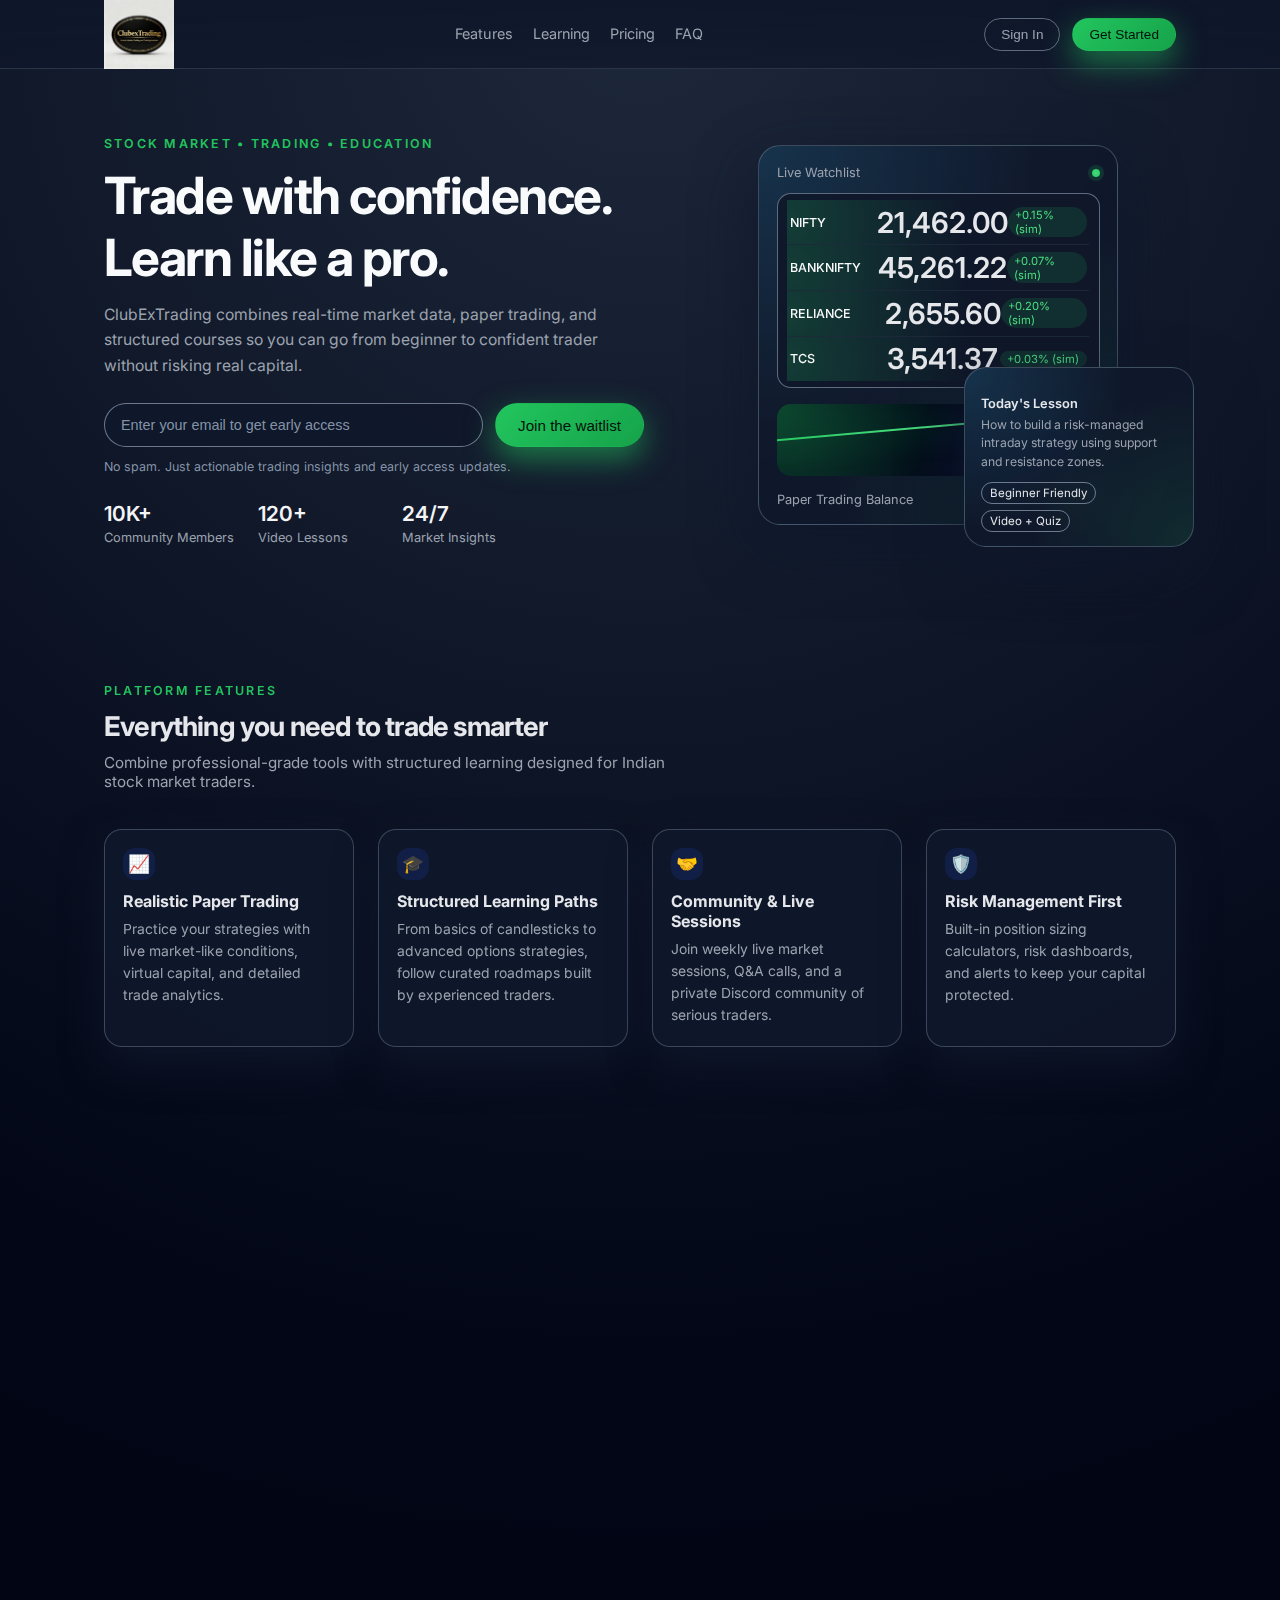
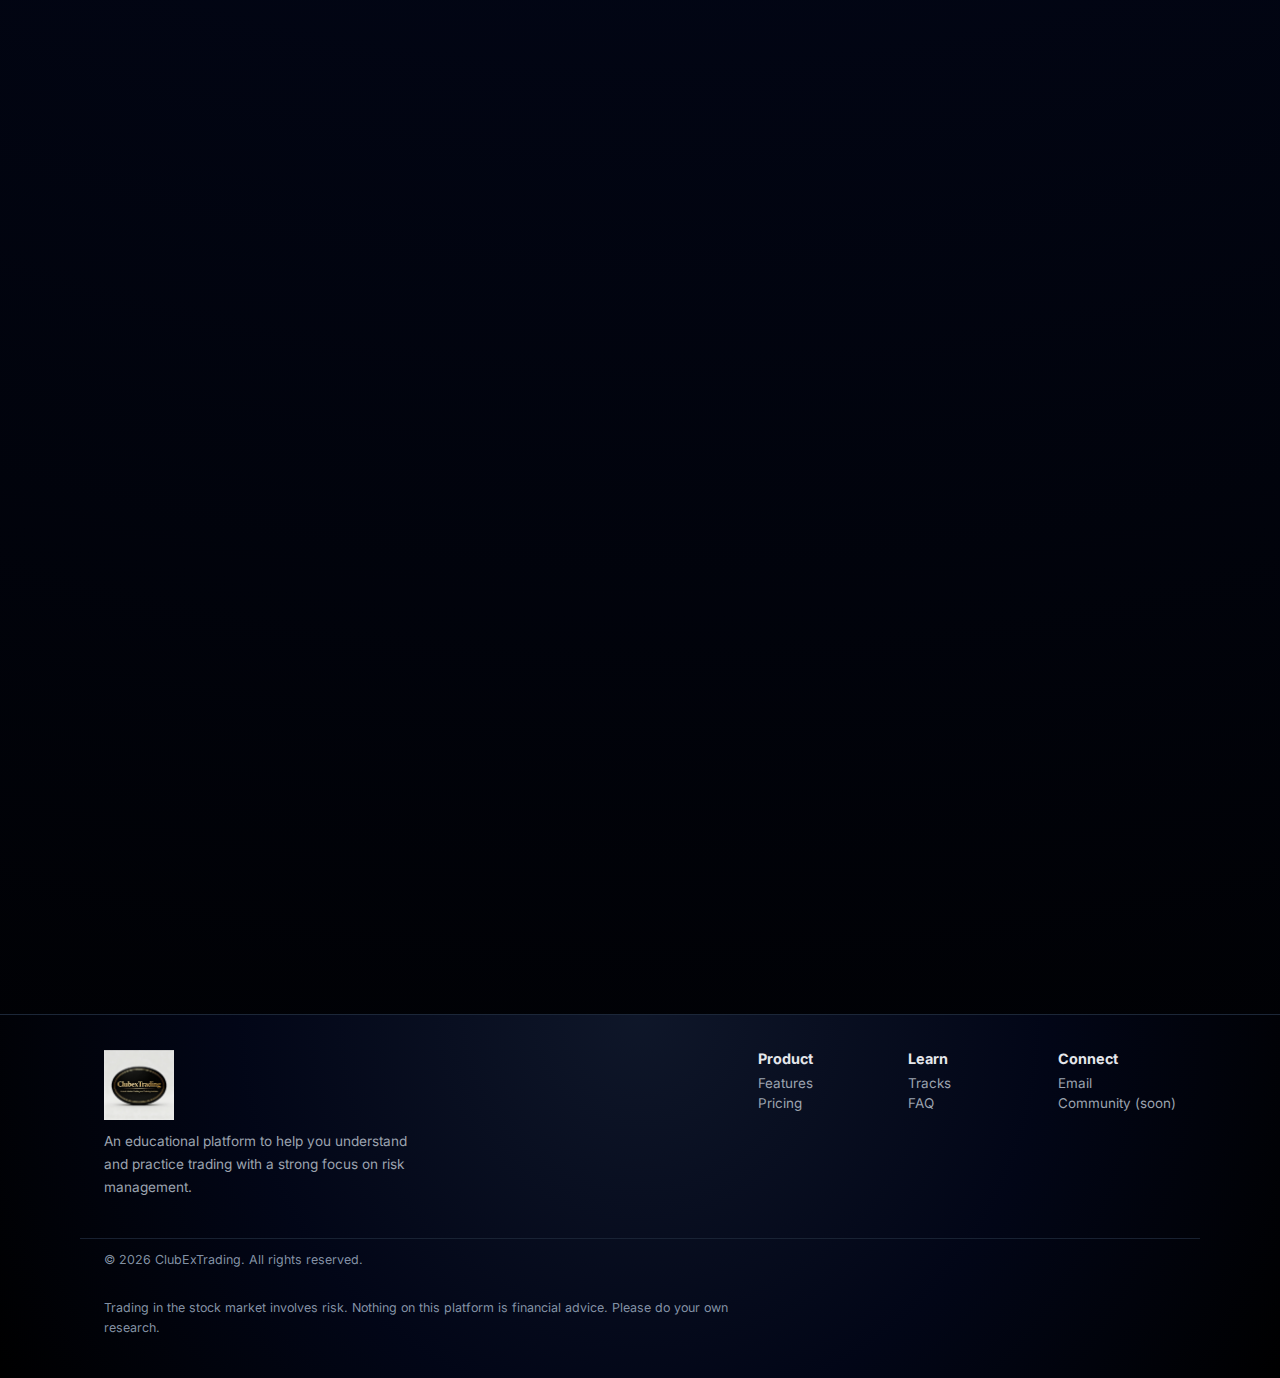
<file: index.html>
<!DOCTYPE html>
<html lang="en">
  <head>
    <meta charset="UTF-8" />
    <meta name="viewport" content="width=device-width, initial-scale=1.0" />
    <title>ClubExTrading — Learn & Trade Smarter</title>
    <meta
      name="description"
      content="ClubExTrading is a modern stock market trading and learning platform. Practice, learn strategies, and grow with a community of traders."
    />
    <link rel="stylesheet" href="styles.css" />
    <link rel="preconnect" href="https://fonts.googleapis.com" />
    <link rel="preconnect" href="https://fonts.gstatic.com" crossorigin />
    <link
      href="https://fonts.googleapis.com/css2?family=Inter:wght@300;400;500;600;700&display=swap"
      rel="stylesheet"
    />
  </head>
  <body>
    <header class="nav">
      <div class="nav-inner">
        <div class="logo">
          <img
            src="clubextrading-logo.png"
            alt="ClubexTrading - A stock market trading and training institute"
          />
        </div>
        <nav class="nav-links">
          <a href="#features">Features</a>
          <a href="#learn">Learning</a>
          <a href="#pricing">Pricing</a>
          <a href="#faq">FAQ</a>
        </nav>
        <div class="nav-actions">
          <button class="btn ghost" data-scroll-target="#pricing">
            Sign In
          </button>
          <button class="btn primary" data-scroll-target="#pricing">
            Get Started
          </button>
        </div>
        <button class="nav-toggle" aria-label="Toggle navigation">
          <span></span>
          <span></span>
        </button>
      </div>
    </header>

    <main>
      <!-- Hero Section -->
      <section class="hero" id="top">
        <div class="hero-content">
          <p class="eyebrow">Stock Market • Trading • Education</p>
          <h1>Trade with confidence. Learn like a pro.</h1>
          <p class="hero-subtitle">
            ClubExTrading combines real-time market data, paper trading, and
            structured courses so you can go from beginner to confident trader
            without risking real capital.
          </p>
          <form class="hero-cta" id="hero-form">
            <div class="input-group">
              <input
                type="email"
                id="email"
                placeholder="Enter your email to get early access"
                required
              />
            </div>
            <button type="submit" class="btn primary large">
              Join the waitlist
            </button>
          </form>
          <p class="hero-meta">
            No spam. Just actionable trading insights and early access updates.
          </p>
          <div class="hero-stats">
            <div class="stat">
              <span class="stat-value">10K+</span>
              <span class="stat-label">Community Members</span>
            </div>
            <div class="stat">
              <span class="stat-value">120+</span>
              <span class="stat-label">Video Lessons</span>
            </div>
            <div class="stat">
              <span class="stat-value">24/7</span>
              <span class="stat-label">Market Insights</span>
            </div>
          </div>
        </div>

        <div class="hero-visual">
          <div class="glass-card main-card">
            <div class="card-header">
              <span>Live Watchlist</span>
              <span class="status-dot"></span>
            </div>
            <div class="watchlist">
              <div class="watchlist-row" data-symbol="NIFTY">
                <span class="ticker">NIFTY</span>
                <span class="price" data-field="price">--</span>
                <span class="change" data-field="change">Loading…</span>
              </div>
              <div class="watchlist-row" data-symbol="BANKNIFTY">
                <span class="ticker">BANKNIFTY</span>
                <span class="price" data-field="price">--</span>
                <span class="change" data-field="change">Loading…</span>
              </div>
              <div class="watchlist-row" data-symbol="RELIANCE">
                <span class="ticker">RELIANCE</span>
                <span class="price" data-field="price">--</span>
                <span class="change" data-field="change">Loading…</span>
              </div>
              <div class="watchlist-row" data-symbol="TCS">
                <span class="ticker">TCS</span>
                <span class="price" data-field="price">--</span>
                <span class="change" data-field="change">Loading…</span>
              </div>
            </div>
            <div class="mini-chart">
              <div class="chart-line"></div>
            </div>
            <div class="card-footer">
              <span>Paper Trading Balance</span>
              <span class="balance">₹1,00,000</span>
            </div>
          </div>

          <div class="glass-card secondary-card">
            <p class="secondary-title">Today's Lesson</p>
            <p class="secondary-text">
              How to build a risk-managed intraday strategy using support and
              resistance zones.
            </p>
            <div class="pill-row">
              <span class="pill">Beginner Friendly</span>
              <span class="pill">Video + Quiz</span>
            </div>
          </div>
        </div>
      </section>

      <!-- Features Section -->
      <section class="section" id="features">
        <div class="section-header">
          <p class="eyebrow">Platform Features</p>
          <h2>Everything you need to trade smarter</h2>
          <p class="section-subtitle">
            Combine professional-grade tools with structured learning designed
            for Indian stock market traders.
          </p>
        </div>

        <div class="grid features-grid">
          <div class="feature-card">
            <div class="icon-badge">📈</div>
            <h3>Realistic Paper Trading</h3>
            <p>
              Practice your strategies with live market-like conditions, virtual
              capital, and detailed trade analytics.
            </p>
          </div>
          <div class="feature-card">
            <div class="icon-badge">🎓</div>
            <h3>Structured Learning Paths</h3>
            <p>
              From basics of candlesticks to advanced options strategies, follow
              curated roadmaps built by experienced traders.
            </p>
          </div>
          <div class="feature-card">
            <div class="icon-badge">🤝</div>
            <h3>Community & Live Sessions</h3>
            <p>
              Join weekly live market sessions, Q&amp;A calls, and a private
              Discord community of serious traders.
            </p>
          </div>
          <div class="feature-card">
            <div class="icon-badge">🛡️</div>
            <h3>Risk Management First</h3>
            <p>
              Built-in position sizing calculators, risk dashboards, and alerts
              to keep your capital protected.
            </p>
          </div>
        </div>
      </section>

      <!-- Learning Tracks -->
      <section class="section muted" id="learn">
        <div class="section-header">
          <p class="eyebrow">Learning Tracks</p>
          <h2>Choose your trading journey</h2>
          <p class="section-subtitle">
            Whether you’re just starting or already trading, there’s a path for
            you at ClubExTrading.
          </p>
        </div>

        <div class="grid tracks-grid">
          <div class="track-card">
            <h3>Starter: Market Basics</h3>
            <p>
              Learn how the Indian stock market works, key terms, order types,
              and how to read charts.
            </p>
            <ul>
              <li>20+ bite-sized video lessons</li>
              <li>Basics of price action</li>
              <li>Simple quizzes &amp; notes</li>
            </ul>
            <span class="tag">Perfect for beginners</span>
          </div>
          <div class="track-card highlighted">
            <h3>Intraday &amp; Swing Trading</h3>
            <p>
              Master strategies designed for Indian equities and index trading
              with clear rules and checklists.
            </p>
            <ul>
              <li>Strategy playbooks</li>
              <li>Live market examples</li>
              <li>Risk &amp; psychology modules</li>
            </ul>
            <span class="tag accent">Most popular</span>
          </div>
          <div class="track-card">
            <h3>Options &amp; Advanced</h3>
            <p>
              Learn options basics, spreads, and hedging strategies with a
              strong focus on risk management.
            </p>
            <ul>
              <li>Options Greeks made simple</li>
              <li>Backtested setups</li>
              <li>Assignments &amp; projects</li>
            </ul>
            <span class="tag">Coming soon</span>
          </div>
        </div>
      </section>

      <!-- Pricing Section -->
      <section class="section" id="pricing">
        <div class="section-header">
          <p class="eyebrow">Pricing</p>
          <h2>Simple pricing for serious traders</h2>
          <p class="section-subtitle">
            Start for free with learning resources, then upgrade when you’re
            ready for full tools and community access.
          </p>
        </div>

        <div class="pricing-toggle">
          <span class="toggle-label active" data-billing="monthly">Monthly</span>
          <label class="switch">
            <input type="checkbox" id="billing-toggle" />
            <span class="slider"></span>
          </label>
          <span class="toggle-label" data-billing="yearly">
            Yearly <span class="save-pill">Save 20%</span>
          </span>
        </div>

        <div class="grid pricing-grid">
          <div class="price-card">
            <h3>Free</h3>
            <p class="price">₹0</p>
            <p class="price-subtitle">Get started with the basics.</p>
            <ul>
              <li>Access to Starter track</li>
              <li>Limited paper trading</li>
              <li>Weekly newsletter</li>
            </ul>
            <button class="btn ghost full" data-scroll-target="#hero-form">
              Start free
            </button>
          </div>

          <div class="price-card highlighted">
            <h3>Pro Trader</h3>
            <p class="price" id="pro-price">₹999<span>/month</span></p>
            <p class="price-subtitle">
              Full access to tools, tracks, and community.
            </p>
            <ul>
              <li>Unlimited paper trading</li>
              <li>All learning tracks</li>
              <li>Discord &amp; live sessions</li>
              <li>Strategy templates &amp; tools</li>
            </ul>
            <a class="btn primary full" href="signup.html">
              Join Pro
            </a>
          </div>

          <div class="price-card">
            <h3>Teams</h3>
            <p class="price">Let’s talk</p>
            <p class="price-subtitle">
              For institutes, colleges, and trading communities.
            </p>
            <ul>
              <li>Custom learning paths</li>
              <li>Mentor dashboards</li>
              <li>Co-branded certificates</li>
            </ul>
            <a class="btn ghost full" href="contact.html">Contact us</a>
          </div>
        </div>
      </section>

      <!-- FAQ Section -->
      <section class="section muted" id="faq">
        <div class="section-header">
          <p class="eyebrow">FAQ</p>
          <h2>Your questions, answered</h2>
        </div>

        <div class="faq-list">
          <div class="faq-item">
            <button class="faq-question">
              <span>Is ClubExTrading a broker?</span>
              <span class="faq-icon">+</span>
            </button>
            <div class="faq-answer">
              <p>
                No. ClubExTrading is an educational and simulation platform. We
                do not execute real trades or handle client funds. You can use
                our tools and strategies with your preferred broker.
              </p>
            </div>
          </div>

          <div class="faq-item">
            <button class="faq-question">
              <span>Is this suitable for complete beginners?</span>
              <span class="faq-icon">+</span>
            </button>
            <div class="faq-answer">
              <p>
                Yes. Our Starter track assumes no prior experience and explains
                all concepts in simple language with visual examples and quizzes.
              </p>
            </div>
          </div>

          <div class="faq-item">
            <button class="faq-question">
              <span>Do you cover the Indian stock market specifically?</span>
              <span class="faq-icon">+</span>
            </button>
            <div class="faq-answer">
              <p>
                Yes. Our examples, instruments, and case studies are tailored
                for NSE &amp; BSE, including popular indices and liquid stocks
                relevant to Indian traders.
              </p>
            </div>
          </div>

          <div class="faq-item">
            <button class="faq-question">
              <span>When will the platform launch?</span>
              <span class="faq-icon">+</span>
            </button>
            <div class="faq-answer">
              <p>
                We’re currently in a private beta with a small set of traders.
                Join the waitlist above to get early access and launch updates.
              </p>
            </div>
          </div>
        </div>
      </section>
    </main>

    <footer class="footer">
      <div class="footer-inner">
        <div class="footer-brand">
          <div class="logo">
            <img
              src="clubextrading-logo.png"
              alt="ClubexTrading - A stock market trading and training institute"
            />
          </div>
          <p>
            An educational platform to help you understand and practice trading
            with a strong focus on risk management.
          </p>
        </div>

        <div class="footer-grid">
          <div>
            <h4>Product</h4>
            <a href="#features">Features</a>
            <a href="#pricing">Pricing</a>
          </div>
          <div>
            <h4>Learn</h4>
            <a href="#learn">Tracks</a>
            <a href="#faq">FAQ</a>
          </div>
          <div>
            <h4>Connect</h4>
            <a href="mailto:hello@clubextrading.com">Email</a>
            <a href="#">Community (soon)</a>
          </div>
        </div>
      </div>
      <div class="footer-bottom">
        <p>© <span id="year"></span> ClubExTrading. All rights reserved.</p>
        <p class="disclaimer">
          Trading in the stock market involves risk. Nothing on this platform
          is financial advice. Please do your own research.
        </p>
      </div>
    </footer>

    <div class="toast" id="toast"></div>

    <script src="script.js"></script>
  </body>
</html>
</file>
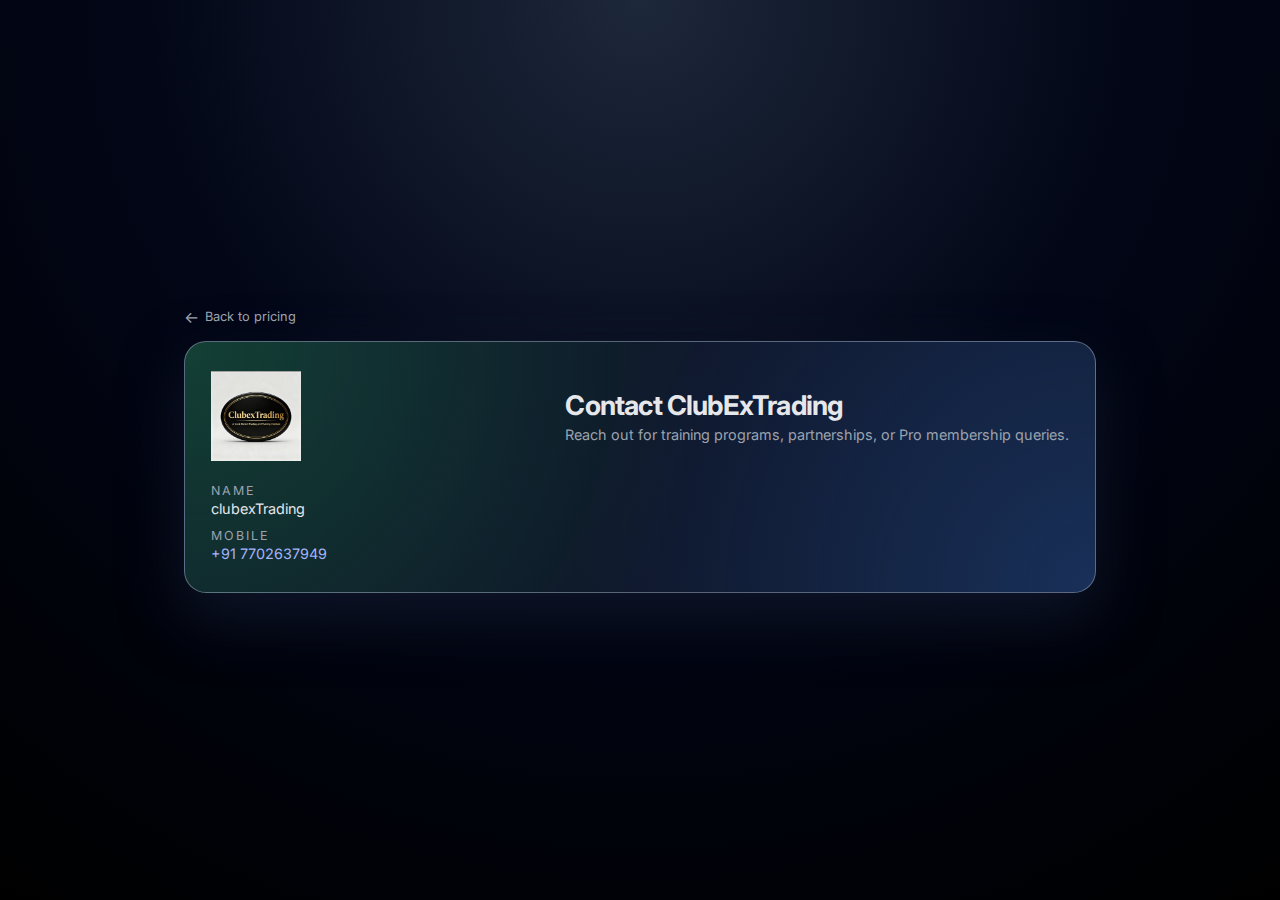
<file: contact.html>
<!DOCTYPE html>
<html lang="en">
  <head>
    <meta charset="UTF-8" />
    <meta name="viewport" content="width=device-width, initial-scale=1.0" />
    <title>Contact Us — ClubExTrading</title>
    <meta
      name="description"
      content="Contact ClubExTrading for questions about stock market trading and training programs."
    />
    <link rel="stylesheet" href="styles.css" />
    <link rel="preconnect" href="https://fonts.googleapis.com" />
    <link rel="preconnect" href="https://fonts.gstatic.com" crossorigin />
    <link
      href="https://fonts.googleapis.com/css2?family=Inter:wght@300;400;500;600;700&display=swap"
      rel="stylesheet"
    />
    <style>
      body {
        display: flex;
        min-height: 100vh;
        align-items: center;
        justify-content: center;
      }
      .contact-shell {
        max-width: 960px;
        width: 100%;
        padding: 1.5rem;
      }
      .contact-card {
        border-radius: 22px;
        border: 1px solid rgba(148, 163, 184, 0.55);
        background: radial-gradient(
            circle at top left,
            rgba(34, 197, 94, 0.24),
            transparent 55%
          ),
          radial-gradient(
            circle at bottom right,
            rgba(59, 130, 246, 0.24),
            transparent 55%
          ),
          rgba(15, 23, 42, 0.95);
        box-shadow: 0 24px 60px rgba(15, 23, 42, 0.92);
        padding: 1.8rem 1.6rem 1.9rem;
      }
      .contact-header {
        display: flex;
        justify-content: space-between;
        align-items: center;
        gap: 1rem;
        margin-bottom: 1.4rem;
      }
      .contact-logo img {
        height: 90px;
        width: auto;
        max-width: 250px;
        display: block;
        object-fit: contain;
        object-position: center;
      }
      .contact-title h1 {
        margin: 0 0 0.3rem;
        font-size: 1.7rem;
        letter-spacing: -0.03em;
      }
      .contact-title p {
        margin: 0;
        font-size: 0.9rem;
        color: #9ca3af;
      }
      .contact-details {
        display: grid;
        gap: 0.7rem;
        font-size: 0.9rem;
        color: #e5e7eb;
      }
      .contact-label {
        font-size: 0.78rem;
        text-transform: uppercase;
        letter-spacing: 0.16em;
        color: #9ca3af;
        margin-bottom: 0.1rem;
      }
      .contact-value a {
        color: #a5b4fc;
      }
      .contact-value a:hover {
        color: #c7d2fe;
      }
      .contact-back {
        display: inline-flex;
        align-items: center;
        gap: 0.35rem;
        font-size: 0.8rem;
        color: #9ca3af;
        margin-bottom: 0.9rem;
      }
      .contact-back span {
        font-size: 1rem;
      }
      .contact-back:hover {
        color: #e5e7eb;
      }
      @media (max-width: 720px) {
        body {
          align-items: flex-start;
        }
        .contact-shell {
          padding-top: 4.5rem;
        }
        .contact-header {
          flex-direction: column;
          align-items: flex-start;
        }
      }
    </style>
  </head>
  <body>
    <div class="contact-shell">
      <a href="index.html#pricing" class="contact-back">
        <span>←</span> Back to pricing
      </a>

      <div class="contact-card">
        <div class="contact-header">
          <div class="contact-logo">
            <img
              src="clubextrading-logo.png"
              alt="ClubexTrading - A stock market trading and training institute"
            />
          </div>
          <div class="contact-title">
            <h1>Contact ClubExTrading</h1>
            <p>
              Reach out for training programs, partnerships, or Pro membership
              queries.
            </p>
          </div>
        </div>

        <div class="contact-details">
          <div>
            <div class="contact-label">Name</div>
            <div class="contact-value">clubexTrading</div>
          </div>
          <div>
            <div class="contact-label">Mobile</div>
            <div class="contact-value">
              <a href="tel:+917702637949">+91 7702637949</a>
            </div>
          </div>
        </div>
      </div>
    </div>
  </body>
  </html>
</file>
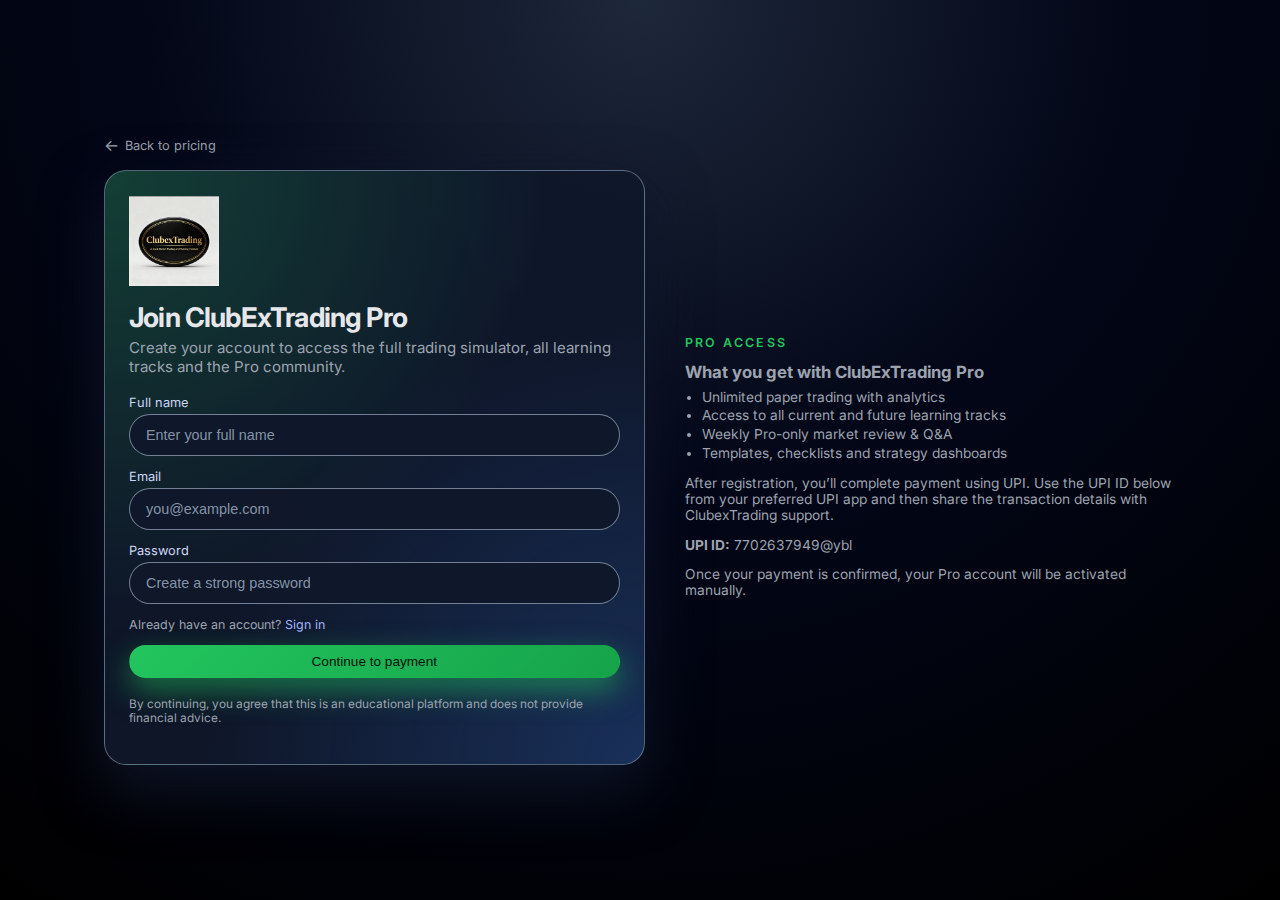
<file: signup.html>
<!DOCTYPE html>
<html lang="en">
  <head>
    <meta charset="UTF-8" />
    <meta name="viewport" content="width=device-width, initial-scale=1.0" />
    <title>Join Pro — ClubExTrading</title>
    <meta
      name="description"
      content="Create your ClubExTrading Pro account to access full tools, learning tracks, and the trading community."
    />
    <link rel="stylesheet" href="styles.css" />
    <link rel="preconnect" href="https://fonts.googleapis.com" />
    <link rel="preconnect" href="https://fonts.gstatic.com" crossorigin />
    <link
      href="https://fonts.googleapis.com/css2?family=Inter:wght@300;400;500;600;700&display=swap"
      rel="stylesheet"
    />
    <style>
      body {
        display: flex;
        min-height: 100vh;
        align-items: center;
        justify-content: center;
      }
      .signup-shell {
        max-width: 1120px;
        width: 100%;
        padding: 1.5rem;
      }
      .signup-layout {
        display: grid;
        gap: 2.5rem;
        grid-template-columns: minmax(0, 1.1fr) minmax(0, 1fr);
        align-items: center;
      }
      .signup-card {
        border-radius: 22px;
        border: 1px solid rgba(148, 163, 184, 0.55);
        background: radial-gradient(
            circle at top left,
            rgba(34, 197, 94, 0.24),
            transparent 55%
          ),
          radial-gradient(
            circle at bottom right,
            rgba(59, 130, 246, 0.24),
            transparent 55%
          ),
          rgba(15, 23, 42, 0.95);
        box-shadow: 0 24px 60px rgba(15, 23, 42, 0.92);
        padding: 1.6rem 1.5rem 1.7rem;
      }
      .signup-card h1 {
        margin: 0 0 0.3rem;
        font-size: 1.7rem;
        letter-spacing: -0.03em;
      }
      .signup-card p.lead {
        margin: 0 0 1.2rem;
        font-size: 0.94rem;
        color: #9ca3af;
      }
      .signup-form {
        display: grid;
        gap: 0.8rem;
      }
      .field {
        display: flex;
        flex-direction: column;
        gap: 0.25rem;
      }
      .field label {
        font-size: 0.8rem;
        color: #cbd5f5;
      }
      .field input {
        border-radius: 999px;
        border: 1px solid rgba(148, 163, 184, 0.75);
        background: rgba(15, 23, 42, 0.98);
        padding: 0.75rem 1rem;
        color: #e5e7eb;
        font-size: 0.9rem;
        outline: none;
        transition: border-color 0.18s ease, box-shadow 0.18s ease;
      }
      .field input::placeholder {
        color: rgba(148, 163, 184, 0.9);
      }
      .field input:focus {
        border-color: #22c55e;
        box-shadow: 0 0 0 1px rgba(34, 197, 94, 0.4);
      }
      .helper-row {
        display: flex;
        justify-content: space-between;
        align-items: center;
        gap: 0.5rem;
        font-size: 0.78rem;
        color: #9ca3af;
      }
      .helper-row a {
        color: #a5b4fc;
      }
      .helper-row a:hover {
        color: #c7d2fe;
      }
      .terms {
        font-size: 0.74rem;
        color: #9ca3af;
        margin-top: 0.4rem;
      }
      .signup-aside {
        font-size: 0.86rem;
        color: #9ca3af;
      }
      .signup-aside h2 {
        margin: 0 0 0.4rem;
        font-size: 1.05rem;
      }
      .signup-aside ul {
        margin: 0.4rem 0 0.8rem;
        padding-left: 1.1rem;
      }
      .signup-aside li + li {
        margin-top: 0.18rem;
      }
      .signup-back {
        display: inline-flex;
        align-items: center;
        gap: 0.35rem;
        font-size: 0.8rem;
        color: #9ca3af;
        margin-bottom: 0.9rem;
      }
      .signup-back span {
        font-size: 1rem;
      }
      .signup-back:hover {
        color: #e5e7eb;
      }
      .signup-logo {
        margin-bottom: 0.9rem;
      }
      .signup-logo img {
        height: 90px;
        width: auto;
        max-width: 250px;
        display: block;
        object-fit: contain;
        object-position: center;
      }
      @media (max-width: 880px) {
        body {
          align-items: flex-start;
        }
        .signup-shell {
          padding-top: 5.5rem;
        }
        .signup-layout {
          grid-template-columns: minmax(0, 1fr);
        }
      }
    </style>
  </head>
  <body>
    <div class="signup-shell">
      <a href="index.html#pricing" class="signup-back">
        <span>←</span> Back to pricing
      </a>

      <div class="signup-layout">
        <div class="signup-card">
          <div class="signup-logo">
            <img
              src="clubextrading-logo.png"
              alt="ClubexTrading - A stock market trading and training institute"
            />
          </div>
          <h1>Join ClubExTrading Pro</h1>
          <p class="lead">
            Create your account to access the full trading simulator, all
            learning tracks and the Pro community.
          </p>

          <form class="signup-form" id="signup-form">
            <div class="field">
              <label for="fullName">Full name</label>
              <input
                type="text"
                id="fullName"
                name="fullName"
                placeholder="Enter your full name"
                required
              />
            </div>

            <div class="field">
              <label for="emailSignup">Email</label>
              <input
                type="email"
                id="emailSignup"
                name="email"
                placeholder="you@example.com"
                required
              />
            </div>

            <div class="field">
              <label for="password">Password</label>
              <input
                type="password"
                id="password"
                name="password"
                placeholder="Create a strong password"
                minlength="6"
                required
              />
            </div>

            <div class="helper-row">
              <span>Already have an account? <a href="#">Sign in</a></span>
            </div>

            <button type="submit" class="btn primary full">
              Continue to payment
            </button>
            <p class="terms">
              By continuing, you agree that this is an educational platform and
              does not provide financial advice.
            </p>
          </form>
        </div>

        <aside class="signup-aside">
          <p class="eyebrow">Pro access</p>
          <h2>What you get with ClubExTrading Pro</h2>
          <ul>
            <li>Unlimited paper trading with analytics</li>
            <li>Access to all current and future learning tracks</li>
            <li>Weekly Pro-only market review &amp; Q&amp;A</li>
            <li>Templates, checklists and strategy dashboards</li>
          </ul>
          <p>
            After registration, you’ll complete payment using UPI. Use the UPI
            ID below from your preferred UPI app and then share the transaction
            details with ClubexTrading support.
          </p>
          <p><strong>UPI ID:</strong> 7702637949@ybl</p>
          <p>
            Once your payment is confirmed, your Pro account will be activated
            manually.
          </p>
        </aside>
      </div>
    </div>

    <div class="toast" id="toast"></div>

    <script>
      const signupForm = document.getElementById("signup-form");
      const toast = document.getElementById("toast");

      function showToast(message) {
        if (!toast) return;
        toast.textContent = message;
        toast.classList.add("show");
        setTimeout(() => toast.classList.remove("show"), 2600);
      }

      if (signupForm) {
        signupForm.addEventListener("submit", (e) => {
          e.preventDefault();
          const email = document.getElementById("emailSignup").value.trim();
          if (!email || !email.includes("@") || !email.includes(".")) {
            showToast("Please enter a valid email address.");
            return;
          }

          // For now we simply show payment instructions for the UPI ID.
          showToast("Signup captured. Pay via UPI ID: 7702637949@ybl.");

          // Optional: attempt to open a UPI intent on supported devices.
          const upiUrl =
            "upi://pay?pa=7702637949@ybl&pn=ClubexTrading%20Pro&cu=INR";
          window.location.href = upiUrl;
        });
      }
    </script>
  </body>
</html>
</file>
<file: styles.css>
:root {
  --bg: #020617;
  --bg-elevated: #020b23;
  --bg-muted: #020816;
  --accent: #22c55e;
  --accent-soft: rgba(34, 197, 94, 0.15);
  --accent-strong: #16a34a;
  --text: #e5e7eb;
  --text-soft: #9ca3af;
  --border-subtle: rgba(148, 163, 184, 0.35);
  --card-bg: rgba(15, 23, 42, 0.85);
  --danger: #ef4444;
  --shadow-soft: 0 24px 60px rgba(15, 23, 42, 0.85);
  --radius-lg: 18px;
  --radius-full: 999px;
  --nav-height: 68px;
}

*,
*::before,
*::after {
  box-sizing: border-box;
}

html,
body {
  margin: 0;
  padding: 0;
  font-family: "Inter", system-ui, -apple-system, BlinkMacSystemFont, "Segoe UI",
    sans-serif;
  background: radial-gradient(circle at top, #1d283a 0, #020617 45%, #000 100%);
  color: var(--text);
  scroll-behavior: smooth;
}

body {
  min-height: 100vh;
}

a {
  color: inherit;
  text-decoration: none;
}

img {
  max-width: 100%;
  display: block;
}

main {
  padding-top: var(--nav-height);
}

.nav {
  position: fixed;
  top: 0;
  left: 0;
  right: 0;
  z-index: 40;
  backdrop-filter: blur(18px);
  background: linear-gradient(
    to bottom,
    rgba(15, 23, 42, 0.95),
    rgba(15, 23, 42, 0.88),
    rgba(15, 23, 42, 0.7)
  );
  border-bottom: 1px solid rgba(51, 65, 85, 0.7);
}

.nav-inner {
  max-width: 1120px;
  margin: 0 auto;
  padding: 0 1.5rem;
  display: flex;
  align-items: center;
  justify-content: space-between;
  height: var(--nav-height);
}

.logo {
  display: flex;
  align-items: center;
  gap: 0.5rem;
  font-weight: 600;
  letter-spacing: 0.03em;
}

.logo img {
  height: 70px;
  width: auto;
  max-width: 200px;
  display: block;
  object-fit: contain;
  object-position: center;
}

.logo-mark {
  width: 32px;
  height: 32px;
  border-radius: 10px;
  background: radial-gradient(circle at 0 0, #4ade80, #16a34a);
  display: inline-flex;
  align-items: center;
  justify-content: center;
  font-size: 0.7rem;
  text-transform: uppercase;
  color: #020617;
  box-shadow: 0 12px 30px rgba(34, 197, 94, 0.5);
}

.logo-text {
  font-size: 1rem;
  color: #f9fafb;
}

.nav-links {
  display: flex;
  align-items: center;
  gap: 1.25rem;
  font-size: 0.9rem;
  color: var(--text-soft);
}

.nav-links a {
  position: relative;
  padding-bottom: 2px;
}

.nav-links a::after {
  content: "";
  position: absolute;
  left: 0;
  bottom: 0;
  width: 0;
  height: 2px;
  background: var(--accent);
  border-radius: 999px;
  transition: width 0.2s ease;
}

.nav-links a:hover::after {
  width: 100%;
}

.nav-actions {
  display: flex;
  align-items: center;
  gap: 0.75rem;
}

.btn {
  border-radius: var(--radius-full);
  padding: 0.5rem 1rem;
  font-size: 0.85rem;
  border: 1px solid transparent;
  cursor: pointer;
  font-weight: 500;
  transition: all 0.16s ease;
  display: inline-flex;
  align-items: center;
  justify-content: center;
  white-space: nowrap;
}

.btn.primary {
  background: linear-gradient(135deg, #22c55e, #16a34a);
  color: #02120a;
  box-shadow: 0 12px 30px rgba(34, 197, 94, 0.55);
}

.btn.primary:hover {
  filter: brightness(1.05);
  transform: translateY(-1px);
}

.btn.ghost {
  background: transparent;
  border-color: rgba(148, 163, 184, 0.6);
  color: var(--text-soft);
}

.btn.ghost:hover {
  border-color: rgba(148, 163, 184, 0.9);
  color: #e5e7eb;
  background: rgba(30, 64, 175, 0.12);
}

.btn.large {
  padding: 0.75rem 1.4rem;
  font-size: 0.95rem;
}

.btn.full {
  width: 100%;
}

.nav-toggle {
  display: none;
  width: 32px;
  height: 32px;
  border-radius: 999px;
  border: 1px solid rgba(148, 163, 184, 0.7);
  background: rgba(15, 23, 42, 0.9);
  align-items: center;
  justify-content: center;
  flex-direction: column;
  gap: 4px;
  padding: 0;
}

.nav-toggle span {
  width: 15px;
  height: 2px;
  background: #e5e7eb;
  border-radius: 999px;
}

.hero {
  max-width: 1120px;
  margin: 0 auto;
  padding: 3.5rem 1.5rem 4.5rem;
  display: grid;
  grid-template-columns: minmax(0, 1.25fr) minmax(0, 1.1fr);
  gap: 3.5rem;
  align-items: center;
}

.hero-content h1 {
  font-size: clamp(2.4rem, 4vw, 3.2rem);
  letter-spacing: -0.03em;
  margin: 0.4rem 0 0.9rem;
  color: #f9fafb;
}

.eyebrow {
  font-size: 0.78rem;
  text-transform: uppercase;
  letter-spacing: 0.18em;
  color: var(--accent);
  font-weight: 600;
}

.hero-subtitle {
  margin: 0;
  margin-bottom: 1.6rem;
  color: var(--text-soft);
  font-size: 0.98rem;
  line-height: 1.6;
}

.hero-cta {
  display: flex;
  flex-wrap: wrap;
  gap: 0.75rem;
  margin-bottom: 0.75rem;
}

.input-group {
  flex: 1 1 220px;
  min-width: 0;
}

.input-group input {
  width: 100%;
  padding: 0.8rem 1rem;
  border-radius: var(--radius-full);
  border: 1px solid rgba(148, 163, 184, 0.7);
  background: rgba(15, 23, 42, 0.9);
  color: #f9fafb;
  font-size: 0.9rem;
  outline: none;
  transition: border-color 0.18s ease, box-shadow 0.18s ease,
    background-color 0.18s ease;
}

.input-group input::placeholder {
  color: rgba(148, 163, 184, 0.9);
}

.input-group input:focus {
  border-color: #22c55e;
  box-shadow: 0 0 0 1px rgba(34, 197, 94, 0.35);
  background: rgba(15, 23, 42, 0.98);
}

.hero-meta {
  font-size: 0.78rem;
  color: rgba(148, 163, 184, 0.9);
}

.hero-stats {
  margin-top: 1.7rem;
  display: flex;
  flex-wrap: wrap;
  gap: 1.5rem;
}

.stat {
  min-width: 120px;
}

.stat-value {
  display: block;
  font-size: 1.3rem;
  font-weight: 600;
  color: #f3f4f6;
}

.stat-label {
  font-size: 0.8rem;
  color: var(--text-soft);
}

.hero-visual {
  position: relative;
  display: flex;
  align-items: center;
  justify-content: center;
  perspective: 1200px;
}

.glass-card {
  border-radius: 22px;
  border: 1px solid var(--border-subtle);
  background: radial-gradient(
      circle at top left,
      rgba(56, 189, 248, 0.16),
      transparent 55%
    ),
    radial-gradient(
      circle at bottom right,
      rgba(34, 197, 94, 0.12),
      transparent 55%
    ),
    var(--card-bg);
  box-shadow: var(--shadow-soft);
  backdrop-filter: blur(20px);
  position: relative;
  overflow: hidden;
}

.main-card {
  width: 100%;
  max-width: 360px;
  padding: 1.2rem 1.1rem 1.1rem;
}

.main-card::before {
  content: "";
  position: absolute;
  inset: -40%;
  background: conic-gradient(
    from 180deg at 50% 50%,
    rgba(34, 197, 94, 0.15),
    transparent,
    rgba(56, 189, 248, 0.16),
    transparent,
    rgba(34, 197, 94, 0.15)
  );
  opacity: 0;
  transition: opacity 0.4s ease;
  pointer-events: none;
}

.main-card:hover::before {
  opacity: 1;
}

.card-header {
  display: flex;
  align-items: center;
  justify-content: space-between;
  margin-bottom: 0.8rem;
  font-size: 0.8rem;
  color: var(--text-soft);
}

.status-dot {
  width: 8px;
  height: 8px;
  border-radius: 999px;
  background: radial-gradient(circle at center, #4ade80, #22c55e);
  box-shadow: 0 0 0 4px rgba(34, 197, 94, 0.16);
}

.watchlist {
  border-radius: 14px;
  border: 1px solid rgba(148, 163, 184, 0.6);
  background: rgba(15, 23, 42, 0.9);
  padding: 0.35rem 0.6rem;
}

.watchlist-row {
  display: grid;
  grid-template-columns: 1.1fr 1.1fr 1fr;
  align-items: center;
  padding: 0.3rem 0.15rem;
  font-size: 0.78rem;
  transition: background-color 0.18s ease, transform 0.18s ease;
}

.watchlist-row + .watchlist-row {
  border-top: 1px solid rgba(30, 41, 59, 0.9);
}

.watchlist-row.live-updating {
  background: radial-gradient(
    circle at left,
    rgba(34, 197, 94, 0.22),
    transparent 60%
  );
}

.watchlist-row.price-tick {
  transform: translateX(2px);
}

.ticker {
  font-weight: 500;
  color: #f9fafb;
}

.price {
  color: #e5e7eb;
}

.change {
  justify-self: flex-end;
  padding: 0.08rem 0.45rem;
  border-radius: 999px;
  font-size: 0.7rem;
}

.change.positive {
  background: rgba(34, 197, 94, 0.14);
  color: #4ade80;
}

.change.negative {
  background: rgba(239, 68, 68, 0.12);
  color: #fca5a5;
}

.mini-chart {
  margin-top: 1rem;
  height: 72px;
  border-radius: 14px;
  background: radial-gradient(
      circle at top left,
      rgba(34, 197, 94, 0.35),
      transparent 55%
    ),
    radial-gradient(
      circle at bottom right,
      rgba(59, 130, 246, 0.25),
      transparent 55%
    ),
    linear-gradient(to right, #020617, #020617);
  position: relative;
  overflow: hidden;
}

.chart-line {
  position: absolute;
  left: -10%;
  top: 55%;
  width: 120%;
  height: 2px;
  background: linear-gradient(90deg, #22c55e, #4ade80, #22c55e);
  transform-origin: left;
  transform: translateY(-50%) skewY(-5deg);
  box-shadow: 0 0 30px rgba(22, 163, 74, 0.7);
  animation: chartPulse 2.4s infinite alternate ease-in-out;
}

.card-footer {
  margin-top: 1rem;
  display: flex;
  align-items: center;
  justify-content: space-between;
  font-size: 0.8rem;
  color: var(--text-soft);
}

.balance {
  font-weight: 600;
  color: #bbf7d0;
}

.secondary-card {
  position: absolute;
  right: -18px;
  bottom: -22px;
  max-width: 230px;
  padding: 0.9rem 1rem;
}

.secondary-title {
  font-size: 0.8rem;
  color: #e5e7eb;
  font-weight: 600;
  margin-bottom: 0.35rem;
}

.secondary-text {
  font-size: 0.76rem;
  color: #9ca3af;
  line-height: 1.5;
  margin: 0 0 0.7rem;
}

.pill-row {
  display: flex;
  flex-wrap: wrap;
  gap: 0.4rem;
}

.pill {
  padding: 0.18rem 0.5rem;
  border-radius: 999px;
  border: 1px solid rgba(148, 163, 184, 0.7);
  font-size: 0.72rem;
  color: #e5e7eb;
}

.section {
  max-width: 1120px;
  margin: 0 auto;
  padding: 3.25rem 1.5rem 3.5rem;
}

.section,
.feature-card,
.track-card,
.price-card,
.faq-list {
  opacity: 0;
  transform: translateY(20px);
  transition: opacity 0.5s ease, transform 0.5s ease;
}

.reveal {
  opacity: 1 !important;
  transform: translateY(0) !important;
}

.section.muted {
  background: radial-gradient(circle at top, #020617 0, #020617 60%, #000 100%);
}

.section-header {
  max-width: 600px;
  margin-bottom: 2.4rem;
}

.section-header h2 {
  margin: 0.3rem 0 0.6rem;
  font-size: 1.7rem;
  letter-spacing: -0.03em;
}

.section-subtitle {
  margin: 0;
  color: var(--text-soft);
  font-size: 0.95rem;
}

.grid {
  display: grid;
  gap: 1.5rem;
}

.features-grid {
  grid-template-columns: repeat(4, minmax(0, 1fr));
}

.feature-card {
  padding: 1.1rem 1.1rem 1.2rem;
  border-radius: var(--radius-lg);
  border: 1px solid var(--border-subtle);
  background: rgba(15, 23, 42, 0.92);
  box-shadow: 0 18px 40px rgba(15, 23, 42, 0.85);
}

.feature-card h3 {
  margin: 0.7rem 0 0.4rem;
  font-size: 1rem;
}

.feature-card p {
  margin: 0;
  font-size: 0.87rem;
  color: var(--text-soft);
  line-height: 1.6;
}

.icon-badge {
  width: 32px;
  height: 32px;
  border-radius: 12px;
  background: rgba(30, 64, 175, 0.22);
  display: inline-flex;
  align-items: center;
  justify-content: center;
  font-size: 1.1rem;
}

.tracks-grid {
  grid-template-columns: repeat(3, minmax(0, 1fr));
}

.track-card {
  padding: 1.2rem 1.1rem 1.3rem;
  border-radius: var(--radius-lg);
  border: 1px solid rgba(51, 65, 85, 0.7);
  background: rgba(15, 23, 42, 0.9);
}

.track-card.highlighted {
  border-color: rgba(34, 197, 94, 0.9);
  background: radial-gradient(
      circle at top left,
      rgba(34, 197, 94, 0.25),
      transparent 55%
    ),
    rgba(15, 23, 42, 0.98);
  box-shadow: 0 18px 50px rgba(34, 197, 94, 0.3);
}

.track-card h3 {
  margin: 0 0 0.4rem;
  font-size: 1.02rem;
}

.track-card p {
  margin: 0 0 0.7rem;
  font-size: 0.88rem;
  color: var(--text-soft);
}

.track-card ul {
  padding-left: 1.1rem;
  margin: 0 0 0.8rem;
  font-size: 0.85rem;
  color: rgba(209, 213, 219, 0.95);
}

.track-card li + li {
  margin-top: 0.12rem;
}

.tag {
  display: inline-flex;
  padding: 0.15rem 0.6rem;
  border-radius: 999px;
  border: 1px solid rgba(148, 163, 184, 0.7);
  font-size: 0.72rem;
  color: var(--text-soft);
}

.tag.accent {
  border-color: rgba(34, 197, 94, 0.9);
  color: #a7f3d0;
}

.pricing-toggle {
  display: flex;
  align-items: center;
  justify-content: center;
  gap: 0.7rem;
  margin-bottom: 2rem;
}

.toggle-label {
  font-size: 0.85rem;
  color: var(--text-soft);
  cursor: pointer;
  display: inline-flex;
  align-items: center;
  gap: 0.3rem;
}

.toggle-label.active {
  color: #e5e7eb;
  font-weight: 500;
}

.save-pill {
  font-size: 0.7rem;
  padding: 0.15rem 0.45rem;
  border-radius: 999px;
  background: rgba(34, 197, 94, 0.18);
  color: #bbf7d0;
}

.switch {
  position: relative;
  display: inline-block;
  width: 44px;
  height: 24px;
}

.switch input {
  opacity: 0;
  width: 0;
  height: 0;
}

.slider {
  position: absolute;
  cursor: pointer;
  top: 0;
  left: 0;
  right: 0;
  bottom: 0;
  background-color: rgba(30, 64, 175, 0.9);
  transition: 0.3s;
  border-radius: 999px;
}

.slider:before {
  position: absolute;
  content: "";
  height: 16px;
  width: 16px;
  left: 4px;
  bottom: 4px;
  background-color: white;
  transition: 0.3s;
  border-radius: 50%;
}

input:checked + .slider {
  background-color: #22c55e;
}

input:checked + .slider:before {
  transform: translateX(18px);
}

.pricing-grid {
  grid-template-columns: repeat(3, minmax(0, 1fr));
}

.price-card {
  padding: 1.3rem 1.2rem 1.4rem;
  border-radius: var(--radius-lg);
  border: 1px solid var(--border-subtle);
  background: rgba(15, 23, 42, 0.92);
}

.price-card.highlighted {
  border-color: rgba(34, 197, 94, 0.95);
  box-shadow: 0 22px 50px rgba(34, 197, 94, 0.3);
  background: radial-gradient(
      circle at top,
      rgba(34, 197, 94, 0.23),
      transparent 60%
    ),
    rgba(15, 23, 42, 0.96);
}

.price-card h3 {
  margin: 0 0 0.4rem;
}

.price {
  margin: 0;
  font-size: 1.8rem;
  font-weight: 600;
}

.price span {
  font-size: 0.8rem;
  color: var(--text-soft);
  font-weight: 400;
}

.price-subtitle {
  margin: 0.25rem 0 0.9rem;
  font-size: 0.87rem;
  color: var(--text-soft);
}

.price-card ul {
  padding-left: 1.1rem;
  margin: 0 0 1rem;
  font-size: 0.84rem;
  color: rgba(209, 213, 219, 0.96);
}

.price-card li + li {
  margin-top: 0.18rem;
}

.faq-list {
  max-width: 720px;
  border-radius: 20px;
  border: 1px solid rgba(51, 65, 85, 0.8);
  background: rgba(15, 23, 42, 0.95);
  box-shadow: 0 22px 60px rgba(15, 23, 42, 0.92);
}

.faq-item + .faq-item {
  border-top: 1px solid rgba(30, 41, 59, 0.95);
}

.faq-question {
  width: 100%;
  padding: 0.85rem 1rem;
  background: none;
  border: none;
  color: #e5e7eb;
  font-size: 0.9rem;
  font-weight: 500;
  display: flex;
  align-items: center;
  justify-content: space-between;
  cursor: pointer;
}

.faq-icon {
  width: 22px;
  height: 22px;
  border-radius: 999px;
  border: 1px solid rgba(148, 163, 184, 0.8);
  display: inline-flex;
  align-items: center;
  justify-content: center;
  font-size: 0.9rem;
}

.faq-answer {
  max-height: 0;
  overflow: hidden;
  padding: 0 1rem;
  font-size: 0.86rem;
  color: var(--text-soft);
  line-height: 1.6;
  transition: max-height 0.25s ease, padding-bottom 0.25s ease;
}

.faq-item.open .faq-answer {
  max-height: 200px;
  padding-bottom: 0.8rem;
}

.faq-item.open .faq-icon {
  background: rgba(34, 197, 94, 0.18);
  border-color: rgba(34, 197, 94, 0.9);
}

.faq-item.open .faq-icon::before {
  content: "-";
}

.faq-item.open .faq-icon + span {
  transform: rotate(90deg);
}

.footer {
  border-top: 1px solid rgba(30, 41, 59, 0.95);
  background: radial-gradient(
    circle at top,
    rgba(15, 23, 42, 0.98),
    #020617 55%,
    #000 100%
  );
  margin-top: 1rem;
}

.footer-inner {
  max-width: 1120px;
  margin: 0 auto;
  padding: 2.2rem 1.5rem 1.6rem;
  display: flex;
  flex-wrap: wrap;
  gap: 2rem;
  justify-content: space-between;
}

.footer-brand {
  max-width: 320px;
  font-size: 0.85rem;
  color: var(--text-soft);
}

.footer-brand p {
  margin-top: 0.6rem;
  line-height: 1.7;
}

.footer-grid {
  display: grid;
  grid-template-columns: repeat(3, minmax(0, 1fr));
  gap: 2rem;
  font-size: 0.84rem;
}

.footer-grid h4 {
  margin: 0 0 0.5rem;
  font-size: 0.9rem;
}

.footer-grid a {
  display: block;
  margin-top: 0.25rem;
  color: var(--text-soft);
}

.footer-grid a:hover {
  color: #e5e7eb;
}

.footer-bottom {
  max-width: 1120px;
  margin: 0 auto;
  padding: 0 1.5rem 1.7rem;
  border-top: 1px solid rgba(30, 41, 59, 0.8);
  display: flex;
  flex-direction: column;
  gap: 0.4rem;
  font-size: 0.78rem;
  color: rgba(148, 163, 184, 0.9);
}

.disclaimer {
  max-width: 640px;
  line-height: 1.6;
}

.toast {
  position: fixed;
  left: 50%;
  bottom: 32px;
  transform: translateX(-50%) translateY(120%);
  padding: 0.75rem 1.3rem;
  border-radius: 999px;
  background: rgba(15, 23, 42, 0.98);
  border: 1px solid rgba(148, 163, 184, 0.9);
  color: #e5e7eb;
  font-size: 0.85rem;
  box-shadow: 0 16px 40px rgba(15, 23, 42, 0.95);
  opacity: 0;
  pointer-events: none;
  transition: opacity 0.25s ease, transform 0.25s ease;
  z-index: 50;
}

.toast.show {
  opacity: 1;
  transform: translateX(-50%) translateY(0);
}

@keyframes chartPulse {
  0% {
    transform: translateY(-50%) skewY(-5deg) scaleY(1);
    opacity: 0.85;
  }
  50% {
    transform: translateY(-48%) skewY(-3deg) scaleY(1.15);
    opacity: 1;
  }
  100% {
    transform: translateY(-50%) skewY(-6deg) scaleY(0.95);
    opacity: 0.9;
  }
}

@media (max-width: 960px) {
  .hero {
    grid-template-columns: minmax(0, 1fr);
  }

  .hero-visual {
    order: -1;
  }

  .secondary-card {
    right: 10px;
    bottom: -18px;
  }

  .features-grid {
    grid-template-columns: repeat(2, minmax(0, 1fr));
  }

  .tracks-grid,
  .pricing-grid {
    grid-template-columns: repeat(2, minmax(0, 1fr));
  }
}

@media (max-width: 768px) {
  .nav-inner {
    padding: 0 1.1rem;
  }

  .nav-links {
    position: absolute;
    top: var(--nav-height);
    left: 0;
    right: 0;
    flex-direction: column;
    background: rgba(15, 23, 42, 0.98);
    padding: 0.75rem 1.2rem 1rem;
    border-bottom: 1px solid rgba(30, 41, 59, 0.9);
    transform-origin: top;
    transform: scaleY(0.8);
    opacity: 0;
    pointer-events: none;
    transition: opacity 0.2s ease, transform 0.2s ease;
  }

  .nav-links.open {
    opacity: 1;
    transform: scaleY(1);
    pointer-events: auto;
  }

  .nav-actions {
    display: none;
  }

  .nav-toggle {
    display: inline-flex;
  }

  .hero {
    padding-inline: 1.1rem;
  }

  .section {
    padding-inline: 1.1rem;
  }

  .features-grid,
  .tracks-grid,
  .pricing-grid,
  .footer-grid {
    grid-template-columns: minmax(0, 1fr);
  }

  .footer-inner {
    padding-inline: 1.1rem;
  }
}

@media (max-width: 520px) {
  .hero-cta {
    flex-direction: column;
    align-items: stretch;
  }

  .input-group {
    width: 100%;
  }

  .stat {
    min-width: 0;
  }
}
</file>
